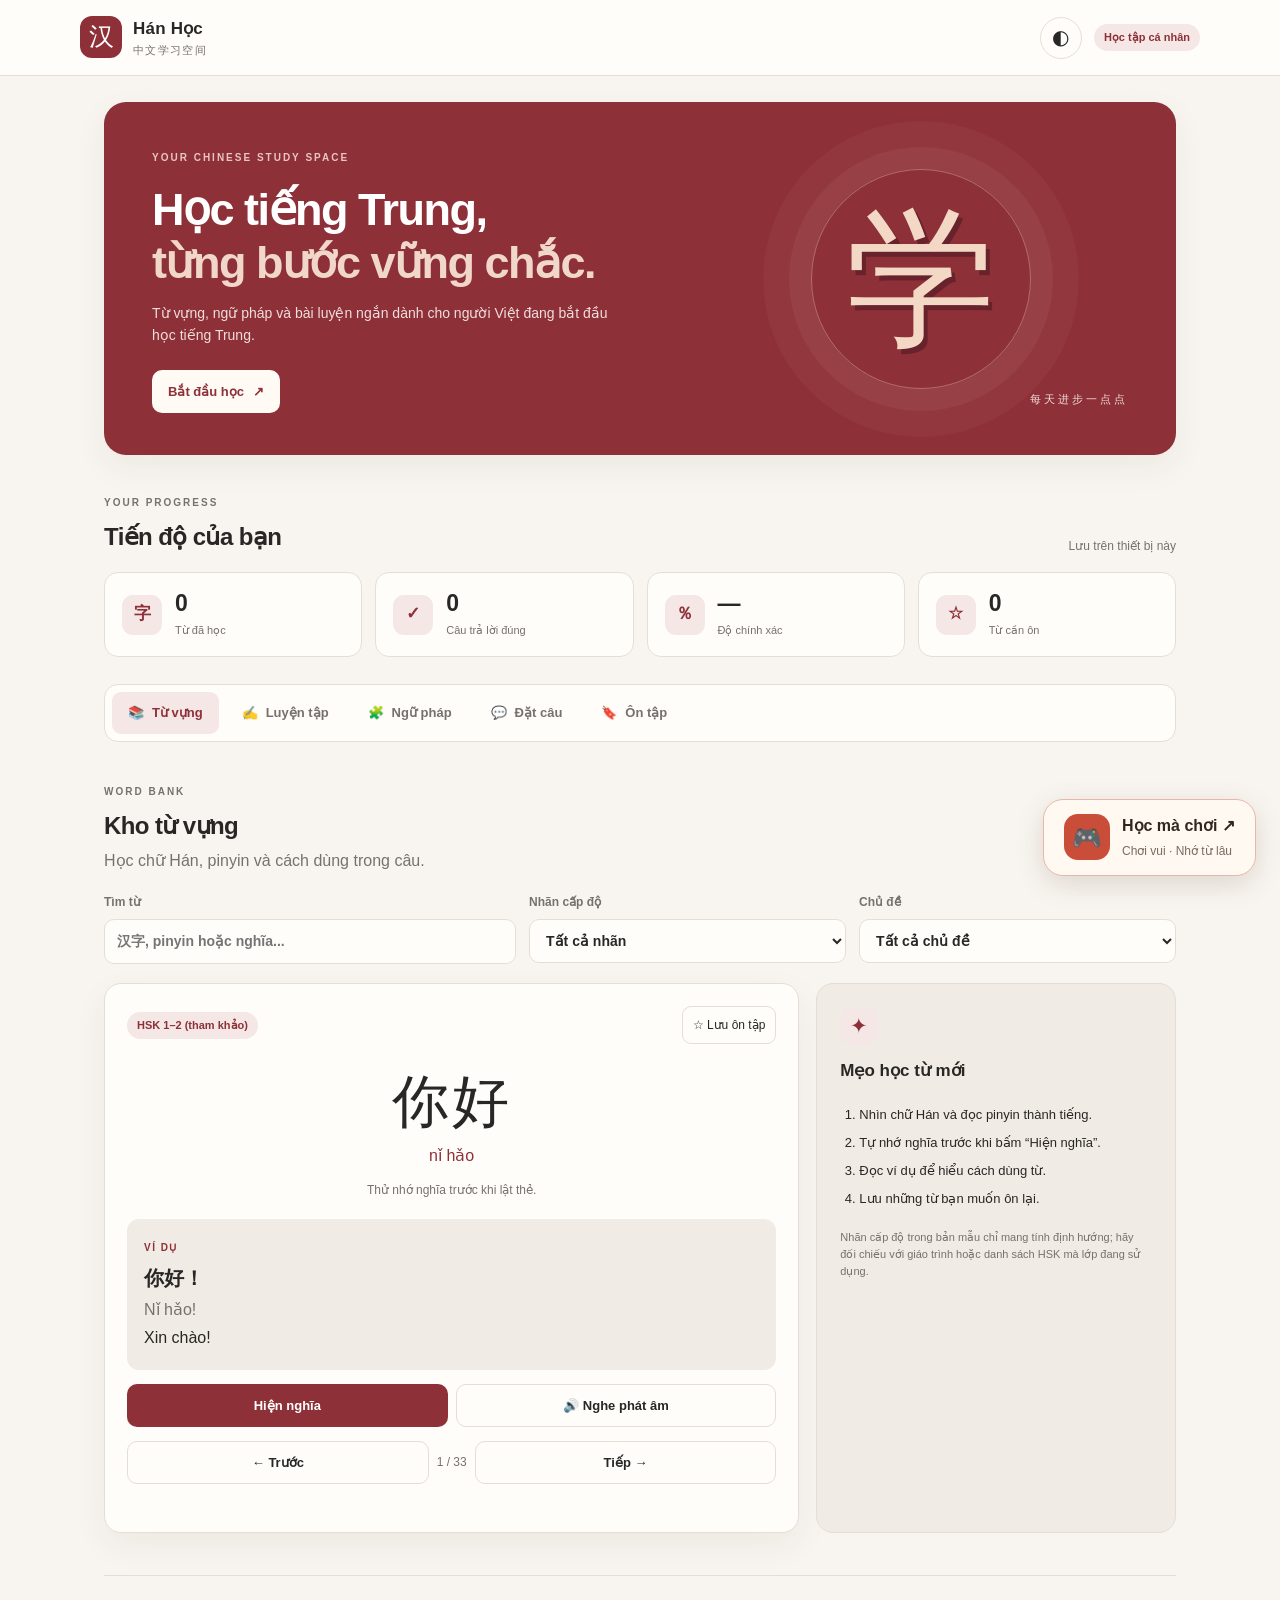
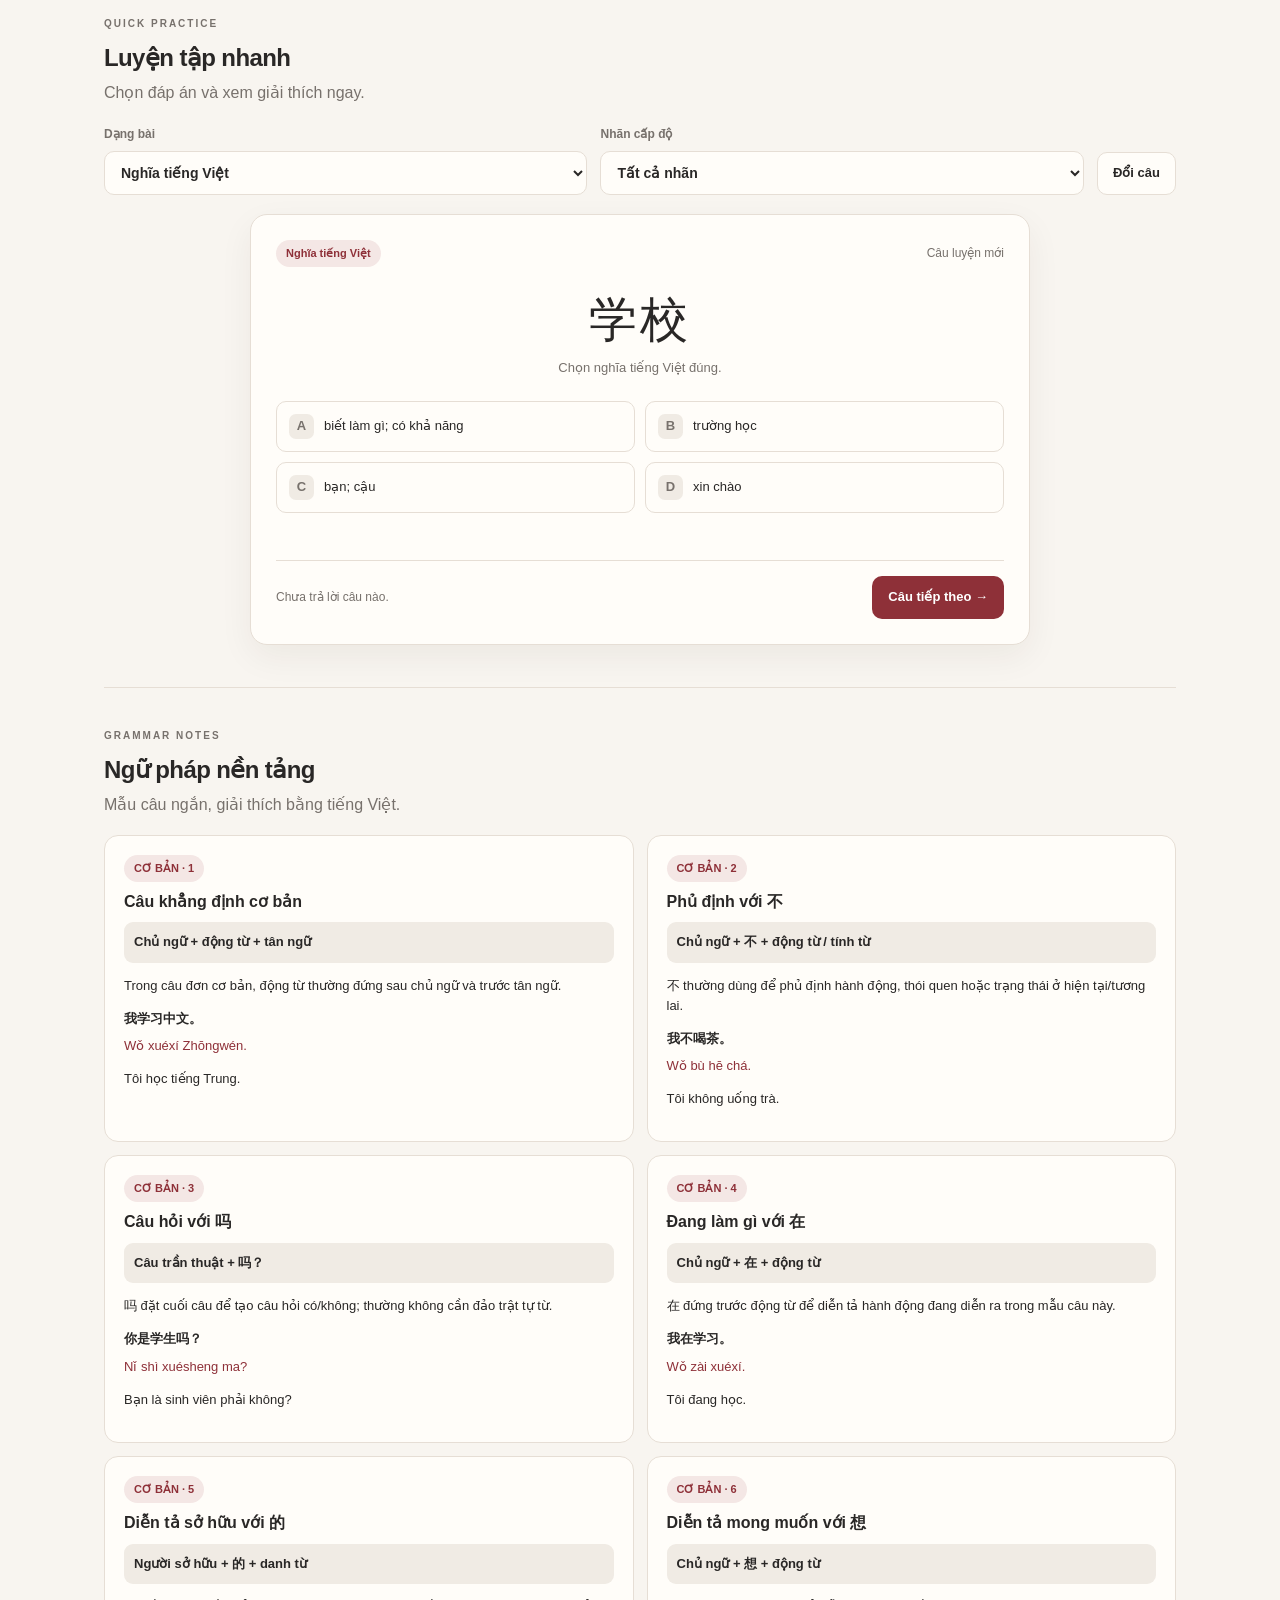
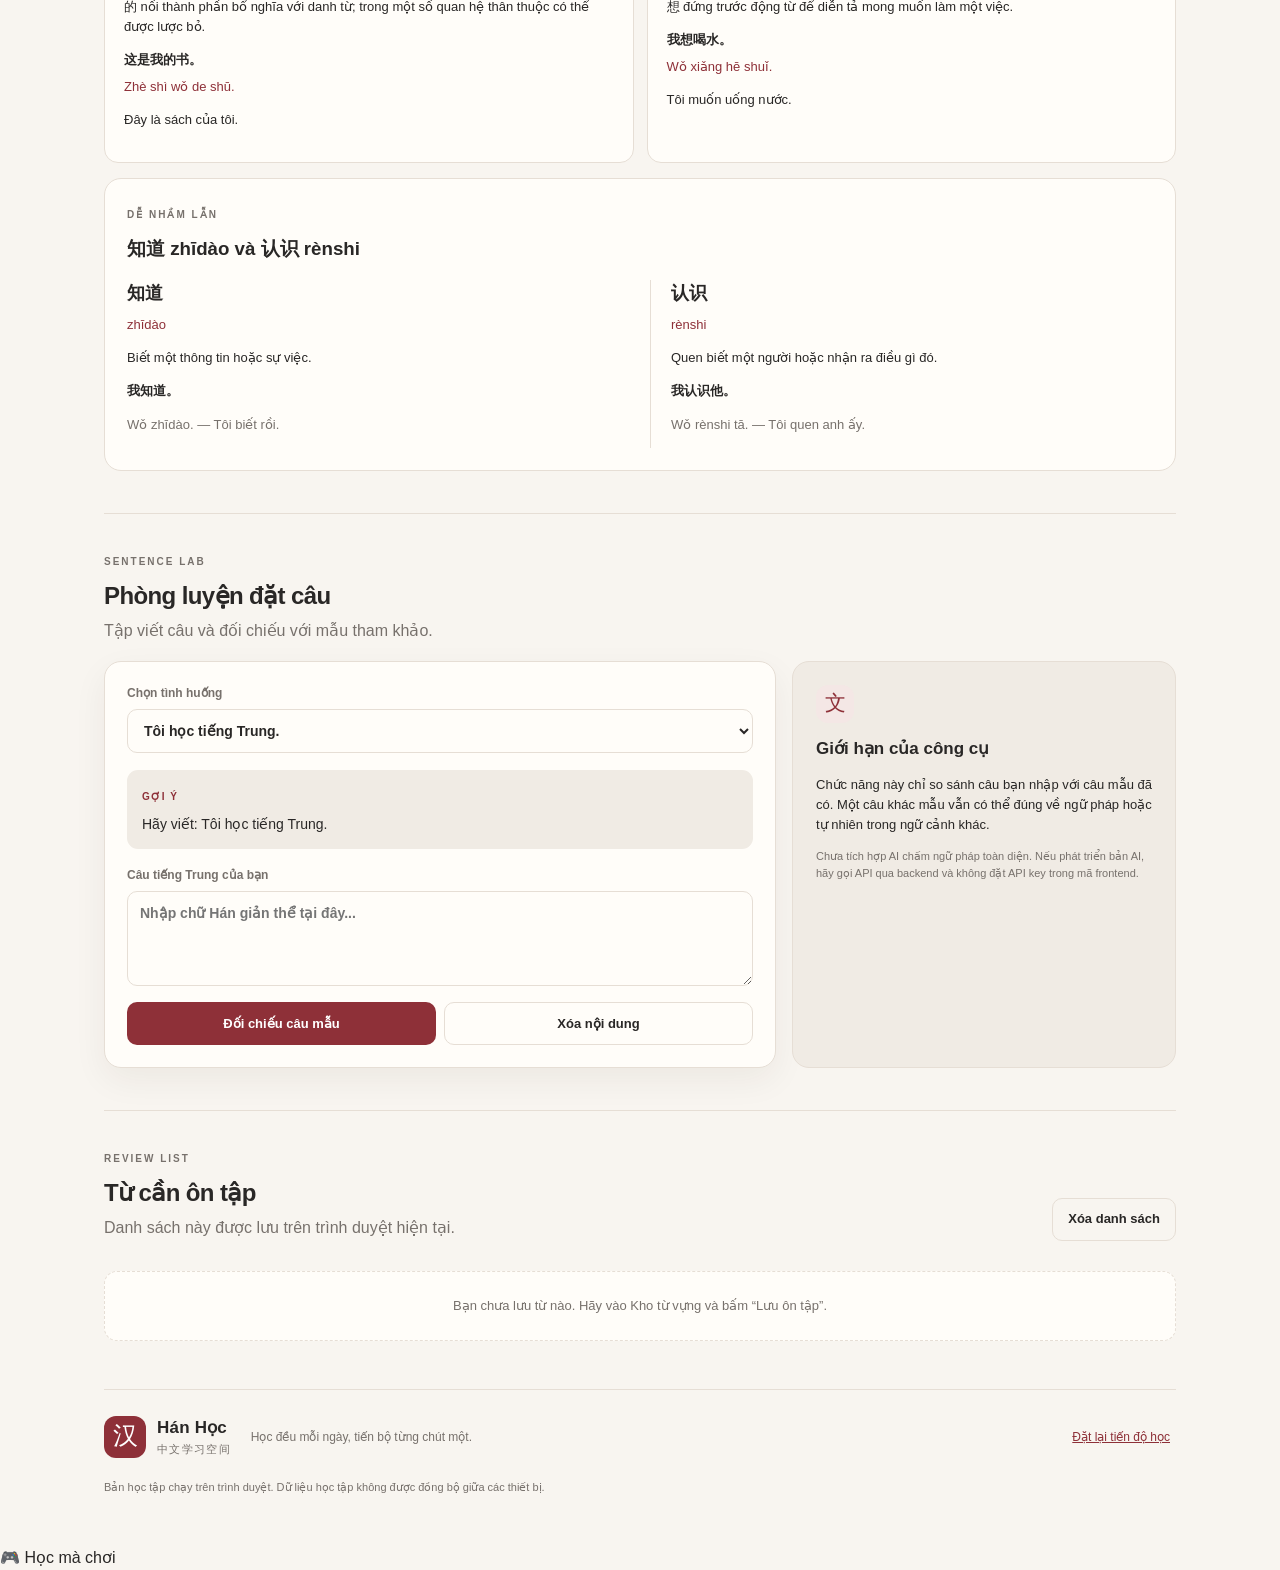
<file: index.html>
<!doctype html>
<html lang="vi">
<head>
  <meta charset="utf-8">
  <meta name="viewport" content="width=device-width, initial-scale=1">
  <meta name="theme-color" content="#8e3038">
  <meta name="description" content="Hán Học — công cụ học tiếng Trung cho người Việt: từ vựng, ngữ pháp, luyện tập và ôn tập.">
  <title>Hán Học — 汉学</title>
  <link rel="stylesheet" href="style.css">
  <script src="data.js" defer></script>
  <script src="script.js" defer></script>
</head>
<body>
 
<style>
.game-entry {
  position: fixed;
  right: 24px;
  bottom: 24px;
  z-index: 9999;
  display: flex;
  align-items: center;
  gap: 12px;
  padding: 14px 20px;
  border: 1px solid #e8b7a8;
  border-radius: 20px;
  background: #fff9f2;
  color: #302820;
  text-decoration: none;
  box-shadow: 0 8px 28px rgba(91, 51, 35, .16);
  font-family: inherit;
  transition: transform .2s, box-shadow .2s;
}
.game-entry:hover {
  transform: translateY(-3px);
  box-shadow: 0 12px 32px rgba(91, 51, 35, .22);
}
.game-entry-icon {
  display: grid;
  place-items: center;
  width: 46px;
  height: 46px;
  border-radius: 14px;
  background: #c94d39;
  color: white;
  font-size: 24px;
}
.game-entry-title {
  display: block;
  font-size: 16px;
  font-weight: 800;
}
.game-entry-desc {
  display: block;
  margin-top: 4px;
  color: #796c60;
  font-size: 12px;
}
@media (max-width: 600px) {
  .game-entry {
    right: 14px;
    bottom: 14px;
    padding: 11px 14px;
    gap: 9px;
  }
  .game-entry-icon {
    width: 40px;
    height: 40px;
  }
}
</style>

<a class="game-entry" href="./tro-choi.html">
  <span class="game-entry-icon">🎮</span>
  <span>
    <span class="game-entry-title">Học mà chơi ↗</span>
    <span class="game-entry-desc">Chơi vui · Nhớ từ lâu</span>
  </span>
</a>
  <header class="topbar">
    <a class="brand" href="#home" aria-label="Hán Học - trang chủ">
      <span class="brand-mark">汉</span><span><strong>Hán Học</strong><small>中文学习空间</small></span>
    </a>
    <div class="top-actions">
      <button id="themeToggle" class="icon-button" type="button" aria-label="Bật hoặc tắt giao diện tối">◐</button>
      <span class="local-badge">Học tập cá nhân</span>
    </div>
  </header>

  <main class="container">
    <section id="home" class="hero">
      <div class="hero-copy">
        <span class="eyebrow">YOUR CHINESE STUDY SPACE</span>
        <h1>Học tiếng Trung,<br><em>từng bước vững chắc.</em></h1>
        <p>Từ vựng, ngữ pháp và bài luyện ngắn dành cho người Việt đang bắt đầu học tiếng Trung.</p>
        <a class="button button-light" href="#vocabulary">Bắt đầu học <span aria-hidden="true">↗</span></a>
      </div>
      <div class="hero-art" aria-hidden="true">
        <span class="art-circle"></span><span class="art-hanzi">学</span>
        <span class="art-caption">每天进步一点点</span>
      </div>
    </section>

    <section class="progress-section" aria-labelledby="progressTitle">
      <div class="section-heading">
        <div><span class="eyebrow">YOUR PROGRESS</span><h2 id="progressTitle">Tiến độ của bạn</h2></div>
        <span class="muted small">Lưu trên thiết bị này</span>
      </div>
      <div class="stats-grid">
        <article class="stat-card"><span class="stat-icon">字</span><div><strong id="statLearned">0</strong><span>Từ đã học</span></div></article>
        <article class="stat-card"><span class="stat-icon">✓</span><div><strong id="statCorrect">0</strong><span>Câu trả lời đúng</span></div></article>
        <article class="stat-card"><span class="stat-icon">％</span><div><strong id="statAccuracy">—</strong><span>Độ chính xác</span></div></article>
        <article class="stat-card"><span class="stat-icon">☆</span><div><strong id="statSaved">0</strong><span>Từ cần ôn</span></div></article>
      </div>
    </section>

    <nav class="main-nav" aria-label="Các chức năng học tập">
      <a href="#vocabulary" class="nav-link active" data-section="vocabulary">📚 <span>Từ vựng</span></a>
      <a href="#practice" class="nav-link" data-section="practice">✍️ <span>Luyện tập</span></a>
      <a href="#grammar" class="nav-link" data-section="grammar">🧩 <span>Ngữ pháp</span></a>
      <a href="#sentence" class="nav-link" data-section="sentence">💬 <span>Đặt câu</span></a>
      <a href="#review" class="nav-link" data-section="review">🔖 <span>Ôn tập</span></a>
    </nav>

    <section id="vocabulary" class="content-section">
      <div class="section-heading">
        <div><span class="eyebrow">WORD BANK</span><h2>Kho từ vựng</h2><p class="muted">Học chữ Hán, pinyin và cách dùng trong câu.</p></div>
      </div>
      <div class="filter-row">
        <label class="field-label">Tìm từ<input id="wordSearch" type="search" placeholder="汉字, pinyin hoặc nghĩa..." autocomplete="off"></label>
        <label class="field-label">Nhãn cấp độ<select id="levelFilter"><option value="all">Tất cả nhãn</option><option value="HSK 1–2 (tham khảo)">HSK 1–2 (tham khảo)</option><option value="Từ bổ sung">Từ bổ sung</option></select></label>
        <label class="field-label">Chủ đề<select id="topicFilter"><option value="all">Tất cả chủ đề</option><option value="greeting">Chào hỏi</option><option value="people">Con người</option><option value="study">Học tập</option><option value="time">Thời gian</option><option value="verb">Động từ</option><option value="daily">Sinh hoạt</option></select></label>
      </div>
      <div class="word-layout">
        <article class="word-card" id="wordCard" aria-live="polite">
          <div class="word-card-top"><span class="tag" id="wordLevel">HSK 1–2 (tham khảo)</span><button id="saveWord" class="save-button" type="button" aria-pressed="false">☆ Lưu ôn tập</button></div>
          <div class="word-face"><div class="hanzi" id="wordHanzi">你好</div><div class="pinyin" id="wordPinyin">nǐ hǎo</div><p class="word-meaning hidden" id="wordMeaning">Xin chào</p><p class="reveal-hint" id="revealHint">Thử nhớ nghĩa trước khi lật thẻ.</p></div>
          <div class="example-box"><span class="example-label">VÍ DỤ</span><p class="example-hanzi" id="exampleHanzi">你好！</p><p class="muted" id="examplePinyin">Nǐ hǎo!</p><p id="exampleTranslation">Xin chào!</p></div>
          <div class="card-actions"><button id="revealWord" class="button button-primary" type="button">Hiện nghĩa</button><button id="speakWord" class="button button-secondary" type="button">🔊 Nghe phát âm</button></div>
          <div class="card-actions"><button id="prevWord" class="button button-quiet" type="button">← Trước</button><span id="wordCounter" class="muted small">1 / 1</span><button id="nextWord" class="button button-quiet" type="button">Tiếp →</button></div>
          <p id="wordStatus" class="status-message" role="status"></p>
        </article>
        <aside class="side-note">
          <span class="note-icon">✦</span><h3>Mẹo học từ mới</h3>
          <ol><li>Nhìn chữ Hán và đọc pinyin thành tiếng.</li><li>Tự nhớ nghĩa trước khi bấm “Hiện nghĩa”.</li><li>Đọc ví dụ để hiểu cách dùng từ.</li><li>Lưu những từ bạn muốn ôn lại.</li></ol>
          <p class="muted small">Nhãn cấp độ trong bản mẫu chỉ mang tính định hướng; hãy đối chiếu với giáo trình hoặc danh sách HSK mà lớp đang sử dụng.</p>
        </aside>
      </div>
      <p id="emptyWords" class="empty-state hidden">Không tìm thấy từ phù hợp. Hãy thử từ khóa hoặc bộ lọc khác.</p>
    </section>

    <section id="practice" class="content-section section-divider">
      <div class="section-heading"><div><span class="eyebrow">QUICK PRACTICE</span><h2>Luyện tập nhanh</h2><p class="muted">Chọn đáp án và xem giải thích ngay.</p></div></div>
      <div class="practice-toolbar">
        <label class="field-label">Dạng bài<select id="quizType"><option value="meaning">Nghĩa tiếng Việt</option><option value="pinyin">Pinyin</option><option value="sentence">Hoàn thành câu</option></select></label>
        <label class="field-label">Nhãn cấp độ<select id="quizLevel"><option value="all">Tất cả nhãn</option><option value="HSK 1–2 (tham khảo)">HSK 1–2 (tham khảo)</option><option value="Từ bổ sung">Từ bổ sung</option></select></label>
        <button id="newQuiz" type="button" class="button button-secondary">Đổi câu</button>
      </div>
      <article class="quiz-card">
        <div class="quiz-meta"><span class="tag" id="quizTag">Từ vựng</span><span id="quizNumber" class="muted small">Câu mới</span></div>
        <div id="quizPrompt" class="quiz-prompt"><div class="hanzi">谢谢</div><p>Chọn nghĩa đúng.</p></div>
        <div id="quizOptions" class="quiz-options"></div>
        <div id="quizFeedback" class="feedback" role="status" aria-live="polite"></div>
        <div class="quiz-footer"><span id="quizScore" class="muted small">Chưa trả lời câu nào.</span><button id="nextQuiz" class="button button-primary" type="button" disabled>Câu tiếp theo →</button></div>
      </article>
    </section>

    <section id="grammar" class="content-section section-divider">
      <div class="section-heading"><div><span class="eyebrow">GRAMMAR NOTES</span><h2>Ngữ pháp nền tảng</h2><p class="muted">Mẫu câu ngắn, giải thích bằng tiếng Việt.</p></div></div>
      <div id="grammarList" class="grammar-grid"></div>
      <article class="compare-card"><span class="eyebrow">DỄ NHẦM LẪN</span><h3>知道 zhīdào và 认识 rènshi</h3><div class="compare-grid"><div><strong>知道</strong><p class="pinyin">zhīdào</p><p>Biết một thông tin hoặc sự việc.</p><p class="example-hanzi">我知道。</p><p class="muted">Wǒ zhīdào. — Tôi biết rồi.</p></div><div><strong>认识</strong><p class="pinyin">rènshi</p><p>Quen biết một người hoặc nhận ra điều gì đó.</p><p class="example-hanzi">我认识他。</p><p class="muted">Wǒ rènshi tā. — Tôi quen anh ấy.</p></div></div></article>
    </section>

    <section id="sentence" class="content-section section-divider">
      <div class="section-heading"><div><span class="eyebrow">SENTENCE LAB</span><h2>Phòng luyện đặt câu</h2><p class="muted">Tập viết câu và đối chiếu với mẫu tham khảo.</p></div></div>
      <div class="sentence-layout">
        <article class="sentence-card">
          <label class="field-label">Chọn tình huống<select id="sentencePattern"><option value="study">Tôi học tiếng Trung.</option><option value="like">Tôi thích uống trà.</option><option value="question">Bạn là sinh viên phải không?</option><option value="negative">Tôi không uống cà phê.</option><option value="custom">Tự đặt câu</option></select></label>
          <div class="prompt-box"><span class="example-label">GỢI Ý</span><p id="sentencePrompt">Hãy viết: Tôi học tiếng Trung.</p></div>
          <label class="field-label">Câu tiếng Trung của bạn<textarea id="sentenceInput" rows="3" placeholder="Nhập chữ Hán giản thể tại đây..."></textarea></label>
          <div class="card-actions"><button id="checkSentence" class="button button-primary" type="button">Đối chiếu câu mẫu</button><button id="clearSentence" class="button button-quiet" type="button">Xóa nội dung</button></div>
          <div id="sentenceResult" class="result-box" role="status" aria-live="polite"></div>
        </article>
        <aside class="side-note"><span class="note-icon">文</span><h3>Giới hạn của công cụ</h3><p>Chức năng này chỉ so sánh câu bạn nhập với câu mẫu đã có. Một câu khác mẫu vẫn có thể đúng về ngữ pháp hoặc tự nhiên trong ngữ cảnh khác.</p><p class="muted small">Chưa tích hợp AI chấm ngữ pháp toàn diện. Nếu phát triển bản AI, hãy gọi API qua backend và không đặt API key trong mã frontend.</p></aside>
      </div>
    </section>

    <section id="review" class="content-section section-divider">
      <div class="section-heading"><div><span class="eyebrow">REVIEW LIST</span><h2>Từ cần ôn tập</h2><p class="muted">Danh sách này được lưu trên trình duyệt hiện tại.</p></div><button id="clearSaved" class="button button-quiet" type="button">Xóa danh sách</button></div>
      <div id="reviewList" class="review-list"></div>
      <p id="reviewEmpty" class="empty-state">Bạn chưa lưu từ nào. Hãy vào Kho từ vựng và bấm “Lưu ôn tập”.</p>
    </section>

    <footer class="footer"><a class="brand footer-brand" href="#home"><span class="brand-mark">汉</span><span><strong>Hán Học</strong><small>中文学习空间</small></span></a><p>Học đều mỗi ngày, tiến bộ từng chút một.</p><button id="resetProgress" class="text-button" type="button">Đặt lại tiến độ học</button><p class="tiny muted">Bản học tập chạy trên trình duyệt. Dữ liệu học tập không được đồng bộ giữa các thiết bị.</p></footer>
  </main>
  <div id="toast" class="toast" role="status" aria-live="polite"></div>
  <a href="./tro-choi.html">🎮 Học mà chơi</a>
</body>
</html>
</file>
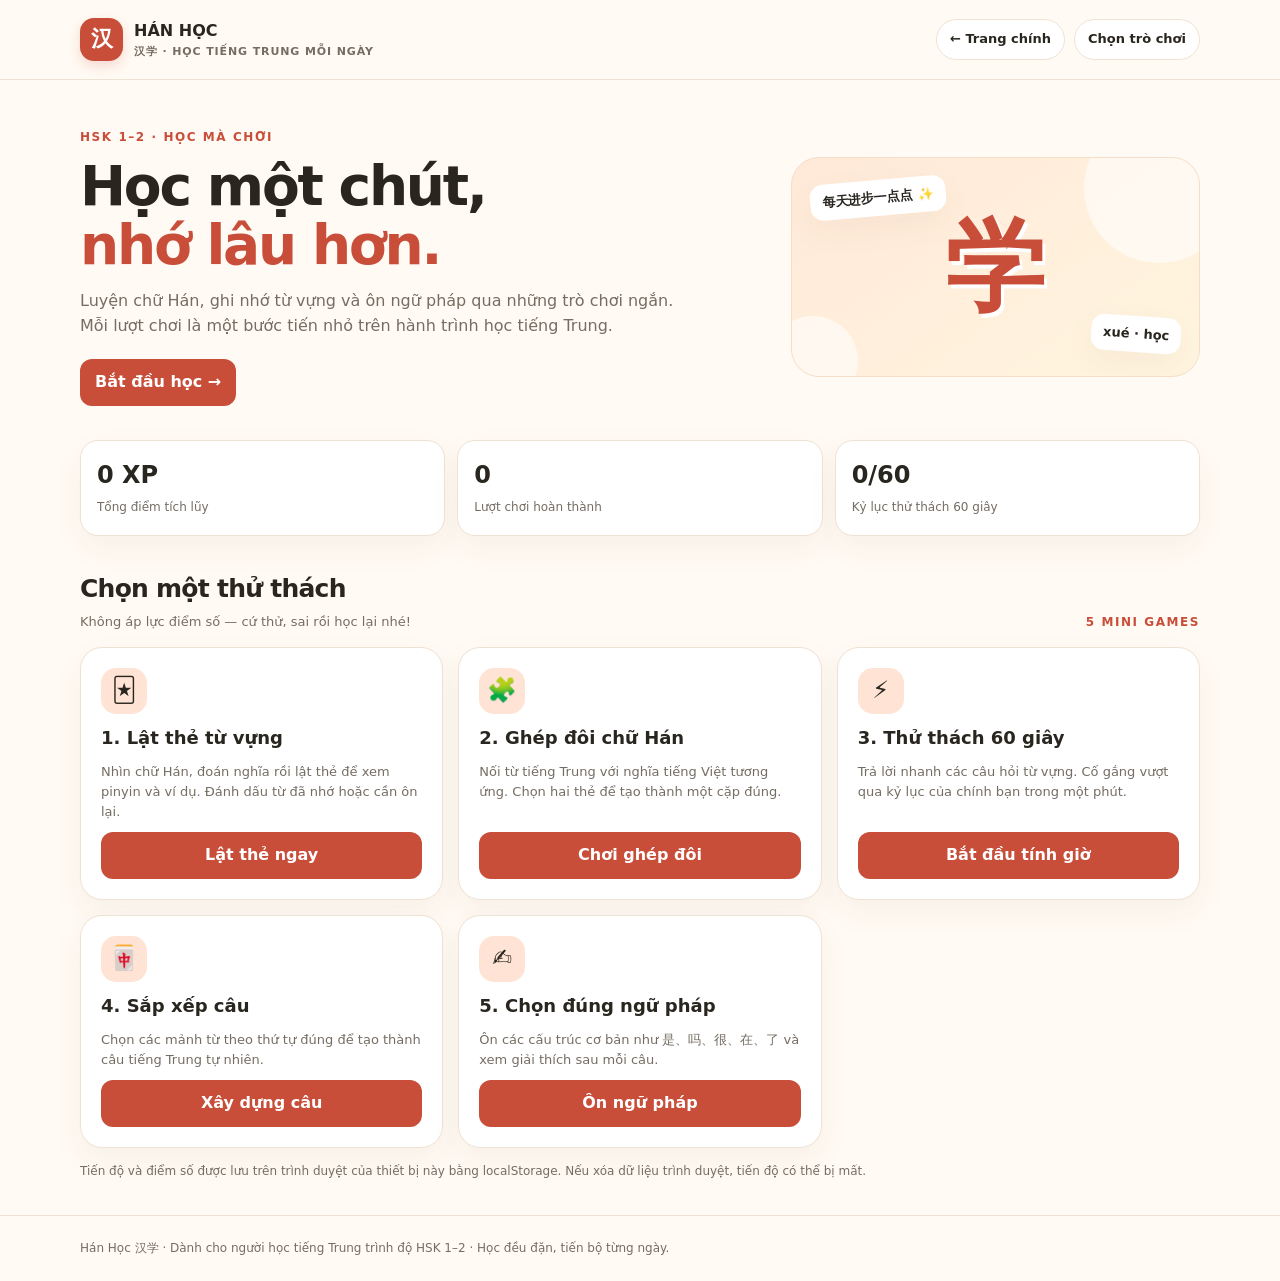
<file: tro-choi.html>
<!doctype html>
<html lang="vi">
<head>
<meta charset="utf-8">
<meta name="viewport" content="width=device-width, initial-scale=1">
<meta name="theme-color" content="#fff8ef">
<title>Học mà chơi · Hán Học 汉学</title>
<style>
:root{--ink:#29251f;--muted:#756d63;--paper:#fffaf3;--card:#fff;--line:#eee2d4;--red:#c84e3a;--red2:#a93629;--peach:#ffe4d5;--gold:#f1c66d;--green:#2e8065;--blue:#456f9c;--shadow:0 12px 32px #6e42200d}
*{box-sizing:border-box}html{scroll-behavior:smooth}body{margin:0;background:var(--paper);color:var(--ink);font:16px/1.55 Inter,ui-sans-serif,system-ui,-apple-system,"Segoe UI",sans-serif}
button,select{font:inherit}button{cursor:pointer;border:0}.wrap{width:min(1120px,92%);margin:auto}.top{padding:18px 0;border-bottom:1px solid var(--line);background:#fffaf3eF;position:sticky;top:0;z-index:10;backdrop-filter:blur(12px)}.nav{display:flex;align-items:center;justify-content:space-between;gap:16px}.brand{display:flex;gap:11px;align-items:center;text-decoration:none;color:inherit;font-weight:850}.seal{width:43px;height:43px;border-radius:14px;background:var(--red);color:white;display:grid;place-items:center;font-size:22px;box-shadow:0 5px 12px #c84e3a30}.brand small{display:block;font-weight:600;color:var(--muted);font-size:11px;letter-spacing:.08em}.navlinks{display:flex;gap:9px;align-items:center;flex-wrap:wrap}.navlinks a,.pillbtn{border:1px solid var(--line);background:white;color:var(--ink);padding:9px 13px;border-radius:999px;text-decoration:none;font-size:13px;font-weight:750}.hero{padding:48px 0 26px;display:grid;grid-template-columns:1.25fr .75fr;gap:28px;align-items:center}.eyebrow{color:var(--red);font-weight:850;font-size:12px;letter-spacing:.13em;text-transform:uppercase}.hero h1{font-size:clamp(32px,5vw,55px);line-height:1.08;letter-spacing:-.04em;margin:10px 0 14px}.hero h1 span{color:var(--red)}.hero p{color:var(--muted);max-width:600px;margin:0 0 20px}.heroart{background:linear-gradient(145deg,#ffe9d8,#fff5df);border:1px solid #f5ddc8;border-radius:28px;padding:25px;min-height:220px;display:grid;place-items:center;position:relative;overflow:hidden}.heroart:before,.heroart:after{content:"";position:absolute;border-radius:50%;background:#fff9;}.heroart:before{width:150px;height:150px;right:-35px;top:-45px}.heroart:after{width:90px;height:90px;left:-24px;bottom:-30px}.bigchar{font-size:100px;line-height:1;color:var(--red);font-weight:900;text-shadow:3px 4px #fff;z-index:1}.floating{position:absolute;z-index:2;background:white;padding:8px 12px;border-radius:13px;font-weight:800;box-shadow:var(--shadow);font-size:13px}.f1{top:22px;left:18px;transform:rotate(-5deg)}.f2{right:18px;bottom:24px;transform:rotate(4deg)}.stats{display:grid;grid-template-columns:repeat(3,1fr);gap:12px;margin:8px 0 34px}.stat{background:white;border:1px solid var(--line);border-radius:18px;padding:16px;box-shadow:var(--shadow)}.stat strong{font-size:24px;display:block}.stat span{color:var(--muted);font-size:12px}.sectionhead{display:flex;justify-content:space-between;gap:15px;align-items:end;margin:28px 0 15px}.sectionhead h2{margin:0;font-size:25px;letter-spacing:-.03em}.sectionhead p{margin:3px 0 0;color:var(--muted);font-size:13px}.games{display:grid;grid-template-columns:repeat(2,minmax(0,1fr));gap:15px}.gamecard{background:white;border:1px solid var(--line);border-radius:22px;padding:20px;box-shadow:var(--shadow);display:flex;flex-direction:column;gap:10px;min-height:190px;transition:transform .2s,border-color .2s}.gamecard:hover{transform:translateY(-3px);border-color:#e9b4a5}.gameicon{width:46px;height:46px;border-radius:15px;background:var(--peach);display:grid;place-items:center;font-size:24px}.gamecard h3{margin:0;font-size:18px}.gamecard p{margin:0;color:var(--muted);font-size:13px;flex:1}.primary,.secondary,.answer,.tile{border-radius:12px;padding:11px 15px;font-weight:800;transition:transform .12s,background .12s}.primary{background:var(--red);color:white}.primary:hover{background:var(--red2);transform:translateY(-1px)}.secondary{background:#f7eee4;color:var(--ink);border:1px solid var(--line)}.small{font-size:12px;padding:8px 11px}.panel{display:none;margin:20px 0 40px;background:white;border:1px solid var(--line);border-radius:24px;padding:clamp(17px,3vw,28px);box-shadow:var(--shadow)}.panel.active{display:block;animation:rise .22s ease}@keyframes rise{from{opacity:.4;transform:translateY(7px)}to{opacity:1;transform:none}}.panelhead{display:flex;align-items:start;justify-content:space-between;gap:12px;margin-bottom:17px}.panelhead h2{margin:0;font-size:24px}.panelhead p{margin:4px 0;color:var(--muted);font-size:13px}.close{background:#f5eee6;border-radius:50%;width:38px;height:38px;font-size:20px;flex:none}.gamearea{background:#fffaf4;border:1px solid var(--line);border-radius:18px;padding:clamp(14px,3vw,23px)}.progressrow{display:flex;justify-content:space-between;gap:10px;color:var(--muted);font-size:12px;font-weight:750;margin-bottom:12px}.progress{height:7px;border-radius:99px;background:#f0e4d8;overflow:hidden;margin-bottom:20px}.progress>div{height:100%;background:var(--red);width:0;transition:width .2s}.prompt{font-size:13px;color:var(--muted);font-weight:750;text-align:center}.bigword{font-size:clamp(42px,8vw,68px);font-weight:900;text-align:center;line-height:1.15;margin:10px 0}.pinyin{text-align:center;color:var(--red);font-weight:800;font-size:18px}.meaning{text-align:center;font-size:21px;font-weight:800;margin:10px 0}.center{text-align:center}.rowbtn{display:flex;justify-content:center;gap:9px;flex-wrap:wrap;margin-top:16px}.answers{display:grid;grid-template-columns:repeat(2,minmax(0,1fr));gap:10px;margin-top:18px}.answer{background:white;border:1px solid var(--line);text-align:left;color:var(--ink);min-height:52px}.answer:hover{border-color:#d98b79;background:#fff2e9}.answer.correct{border-color:#7bc1a5;background:#e9f8f0;color:#21694f}.answer.wrong{border-color:#e7a094;background:#fff0ed;color:#a93629}.feedback{margin-top:13px;border-radius:12px;padding:12px 14px;background:#f4eee6;font-size:13px}.feedback.good{background:#e9f8f0;color:#21694f}.feedback.bad{background:#fff0ed;color:#a93629}.hidden{display:none!important}.matchgrid{display:grid;grid-template-columns:repeat(2,minmax(0,1fr));gap:10px}.matchitem{border:1px solid var(--line);background:white;border-radius:13px;padding:15px 9px;min-height:60px;font-weight:800;overflow-wrap:anywhere}.matchitem.selected{border-color:var(--red);background:#fff0e8;box-shadow:0 0 0 2px #c84e3a18}.matchitem.done{background:#e8f6ee;border-color:#9acbb1;color:#28684e;opacity:.8}.tiles{display:flex;flex-wrap:wrap;gap:9px;justify-content:center;margin:18px 0}.tile{background:white;border:1px solid #e8d5c3;font-size:19px;min-width:50px}.tile.used{opacity:.25;cursor:not-allowed}.sentencebox{min-height:64px;border:2px dashed #e4c7b2;border-radius:15px;padding:10px;display:flex;flex-wrap:wrap;justify-content:center;align-items:center;gap:7px;background:white}.sentencebox .tile{background:#ffe9dc}.timer{font-size:40px;font-weight:900;color:var(--red);text-align:center;line-height:1.1}.timerlabel{text-align:center;color:var(--muted);font-size:12px;margin:4px 0 15px}.result{padding:22px;text-align:center;background:linear-gradient(135deg,#fff0e4,#fff9e9);border-radius:17px}.result .emoji{font-size:43px}.result h3{font-size:25px;margin:7px 0}.result p{color:var(--muted);margin:4px 0 16px}.selectrow{display:flex;justify-content:center;align-items:center;gap:9px;flex-wrap:wrap;margin:12px 0 18px}.selectrow select{border:1px solid var(--line);border-radius:10px;background:white;padding:9px 12px}.foot{border-top:1px solid var(--line);padding:23px 0;color:var(--muted);font-size:12px;margin-top:35px}.toast{position:fixed;bottom:18px;left:50%;transform:translateX(-50%);background:#29251f;color:white;padding:11px 16px;border-radius:99px;z-index:30;box-shadow:var(--shadow);font-size:13px;max-width:90%;text-align:center}.note{font-size:12px;color:var(--muted);margin-top:14px}
@media(min-width:760px){.games{grid-template-columns:repeat(3,minmax(0,1fr))}.gamecard:last-child{grid-column:auto}}@media(max-width:650px){.hero{grid-template-columns:1fr;padding-top:32px}.heroart{min-height:160px}.bigchar{font-size:78px}.stats{gap:8px}.stat{padding:12px}.stat strong{font-size:20px}.navlinks a{padding:7px 10px}.games{grid-template-columns:1fr}.answers{grid-template-columns:1fr}.sectionhead{align-items:start;flex-direction:column}.panelhead h2{font-size:21px}}
@media(prefers-reduced-motion:reduce){*,*:before,*:after{scroll-behavior:auto!important;animation:none!important;transition:none!important}}
</style>
</head>
<body>
<header class="top"><div class="wrap nav">
<a class="brand" href="./index.html"><span class="seal">汉</span><span>HÁN HỌC <small>汉学 · HỌC TIẾNG TRUNG MỖI NGÀY</small></span></a>
<nav class="navlinks"><a href="./index.html">← Trang chính</a><a href="#games">Chọn trò chơi</a></nav>
</div></header>
<main class="wrap">
<section class="hero">
<div><div class="eyebrow">HSK 1–2 · HỌC MÀ CHƠI</div><h1>Học một chút,<br><span>nhớ lâu hơn.</span></h1><p>Luyện chữ Hán, ghi nhớ từ vựng và ôn ngữ pháp qua những trò chơi ngắn. Mỗi lượt chơi là một bước tiến nhỏ trên hành trình học tiếng Trung.</p><button class="primary" onclick="openGame('flash')">Bắt đầu học →</button></div>
<div class="heroart" aria-label="Minh họa học tiếng Trung"><span class="floating f1">每天进步一点点 ✨</span><div class="bigchar">学</div><span class="floating f2">xué · học</span></div>
</section>
<section class="stats" aria-label="Tiến độ học tập">
<div class="stat"><strong id="xpStat">0 XP</strong><span>Tổng điểm tích lũy</span></div><div class="stat"><strong id="playedStat">0</strong><span>Lượt chơi hoàn thành</span></div><div class="stat"><strong id="bestStat">0/60</strong><span>Kỷ lục thử thách 60 giây</span></div>
</section>
<section id="games">
<div class="sectionhead"><div><h2>Chọn một thử thách</h2><p>Không áp lực điểm số — cứ thử, sai rồi học lại nhé!</p></div><span class="eyebrow">5 MINI GAMES</span></div>
<div class="games">
<article class="gamecard"><div class="gameicon">🃏</div><h3>1. Lật thẻ từ vựng</h3><p>Nhìn chữ Hán, đoán nghĩa rồi lật thẻ để xem pinyin và ví dụ. Đánh dấu từ đã nhớ hoặc cần ôn lại.</p><button class="primary" onclick="openGame('flash')">Lật thẻ ngay</button></article>
<article class="gamecard"><div class="gameicon">🧩</div><h3>2. Ghép đôi chữ Hán</h3><p>Nối từ tiếng Trung với nghĩa tiếng Việt tương ứng. Chọn hai thẻ để tạo thành một cặp đúng.</p><button class="primary" onclick="openGame('match')">Chơi ghép đôi</button></article>
<article class="gamecard"><div class="gameicon">⚡</div><h3>3. Thử thách 60 giây</h3><p>Trả lời nhanh các câu hỏi từ vựng. Cố gắng vượt qua kỷ lục của chính bạn trong một phút.</p><button class="primary" onclick="openGame('speed')">Bắt đầu tính giờ</button></article>
<article class="gamecard"><div class="gameicon">🀄</div><h3>4. Sắp xếp câu</h3><p>Chọn các mảnh từ theo thứ tự đúng để tạo thành câu tiếng Trung tự nhiên.</p><button class="primary" onclick="openGame('sentence')">Xây dựng câu</button></article>
<article class="gamecard"><div class="gameicon">✍️</div><h3>5. Chọn đúng ngữ pháp</h3><p>Ôn các cấu trúc cơ bản như 是、吗、很、在、了 và xem giải thích sau mỗi câu.</p><button class="primary" onclick="openGame('grammar')">Ôn ngữ pháp</button></article>
</div>
</section>
<section class="panel" id="panel" aria-live="polite">
<div class="panelhead"><div><h2 id="panelTitle">Trò chơi</h2><p id="panelDesc">Luyện tập tiếng Trung</p></div><button class="close" onclick="closeGame()" aria-label="Đóng trò chơi">×</button></div>
<div class="gamearea" id="gamearea"></div>
</section>
<div class="note">Tiến độ và điểm số được lưu trên trình duyệt của thiết bị này bằng localStorage. Nếu xóa dữ liệu trình duyệt, tiến độ có thể bị mất.</div>
</main>
<footer class="foot"><div class="wrap">Hán Học 汉学 · Dành cho người học tiếng Trung trình độ HSK 1–2 · Học đều đặn, tiến bộ từng ngày.</div></footer>
<div id="toast" class="toast hidden" role="status"></div>
<script>
"use strict";
const VOCAB=[
{h:"你好",p:"nǐ hǎo",v:"xin chào",ex:"你好！你好吗？"},
{h:"谢谢",p:"xièxie",v:"cảm ơn",ex:"谢谢你。"},
{h:"再见",p:"zàijiàn",v:"tạm biệt",ex:"明天见，再见！"},
{h:"学习",p:"xuéxí",v:"học tập",ex:"我学习中文。"},
{h:"中文",p:"Zhōngwén",v:"tiếng Trung",ex:"我喜欢中文。"},
{h:"朋友",p:"péngyou",v:"bạn bè",ex:"他是我的朋友。"},
{h:"老师",p:"lǎoshī",v:"giáo viên",ex:"她是老师。"},
{h:"学生",p:"xuésheng",v:"học sinh, sinh viên",ex:"我是学生。"},
{h:"今天",p:"jīntiān",v:"hôm nay",ex:"今天很热。"},
{h:"明天",p:"míngtiān",v:"ngày mai",ex:"明天见。"},
{h:"昨天",p:"zuótiān",v:"hôm qua",ex:"昨天我在家。"},
{h:"现在",p:"xiànzài",v:"bây giờ",ex:"我现在学习。"},
{h:"喜欢",p:"xǐhuan",v:"thích",ex:"我喜欢喝茶。"},
{h:"吃",p:"chī",v:"ăn",ex:"我吃米饭。"},
{h:"喝",p:"hē",v:"uống",ex:"你喝水吗？"},
{h:"水",p:"shuǐ",v:"nước",ex:"我想喝水。"},
{h:"家",p:"jiā",v:"nhà, gia đình",ex:"我在家。"},
{h:"学校",p:"xuéxiào",v:"trường học",ex:"我去学校。"},
{h:"工作",p:"gōngzuò",v:"làm việc, công việc",ex:"爸爸在工作。"},
{h:"认识",p:"rènshi",v:"quen biết",ex:"认识你很高兴。"},
{h:"知道",p:"zhīdào",v:"biết (thông tin)",ex:"我知道。"},
{h:"会",p:"huì",v:"biết, có khả năng",ex:"我会说中文。"},
{h:"正在",p:"zhèngzài",v:"đang",ex:"我正在看书。"},
{h:"因为",p:"yīnwèi",v:"bởi vì",ex:"因为下雨，我不去。"},
{h:"所以",p:"suǒyǐ",v:"cho nên",ex:"我很忙，所以不去。"},
{h:"漂亮",p:"piàoliang",v:"đẹp",ex:"这件衣服很漂亮。"},
{h:"觉得",p:"juéde",v:"cảm thấy, cho rằng",ex:"我觉得很好。"},
{h:"一起",p:"yìqǐ",v:"cùng nhau",ex:"我们一起学习。"},
{h:"问题",p:"wèntí",v:"câu hỏi, vấn đề",ex:"我有一个问题。"},
{h:"帮助",p:"bāngzhù",v:"giúp đỡ",ex:"谢谢你的帮助。"}
];
const GRAMMAR=[
{q:"我___学生。",opts:["是","在","吗","很"],a:"是",why:"是 dùng để nối chủ ngữ với danh từ chỉ thân phận: 我是学生。"},
{q:"你是老师___？",opts:["很","吗","在","了"],a:"吗",why:"吗 đặt cuối câu trần thuật để tạo câu hỏi có/không."},
{q:"今天天气___好。",opts:["是","很","吗","有"],a:"很",why:"很 thường đứng trước tính từ trong câu miêu tả: 天气很好。"},
{q:"我___学校学习。",opts:["在","是","吗","都"],a:"在",why:"在 + địa điểm + động từ diễn tả hành động diễn ra ở đâu."},
{q:"我___吃饭呢。",opts:["正在","是","吗","谁"],a:"正在",why:"正在 đứng trước động từ để nhấn mạnh hành động đang diễn ra."},
{q:"我喜欢___中文。",opts:["学习","是","吗","在"],a:"学习",why:"学习中文 nghĩa là học tiếng Trung; sau 喜欢 có thể dùng động từ."},
{q:"他不___喝咖啡。",opts:["想","是","吗","很"],a:"想",why:"不想 + động từ diễn tả không muốn làm việc gì."},
{q:"因为下雨，___我不去。",opts:["所以","但是","吗","谁"],a:"所以",why:"因为…所以… nghĩa là bởi vì… cho nên…; trong câu này 所以 nêu kết quả."},
{q:"你___去哪儿？",opts:["要","是","很","吗"],a:"要",why:"要 + động từ có thể diễn tả dự định hoặc mong muốn: 你要去哪儿？"},
{q:"我昨天买___一本书。",opts:["了","吗","很","在"],a:"了",why:"了 có thể đặt sau động từ để đánh dấu hành động đã xảy ra: 买了一本书。"},
{q:"我___会说一点儿中文。",opts:["也","吗","是","在"],a:"也",why:"也 nghĩa là cũng, thường đứng trước động từ hoặc cụm vị ngữ."},
{q:"你想喝茶___喝水？",opts:["还是","因为","所以","正在"],a:"还是",why:"还是 dùng trong câu hỏi lựa chọn: trà hay nước?"},
{q:"他比我___。",opts:["高","是","吗","在"],a:"高",why:"比 dùng để so sánh; tính từ đứng sau cụm so sánh: 他比我高。"},
{q:"桌子上___一本书。",opts:["有","是","很","吗"],a:"有",why:"Địa điểm + 有 + sự vật diễn tả ở nơi đó có cái gì."},
{q:"我___知道这件事。",opts:["不知道","不在","不是","不吗"],a:"不知道",why:"不知道 nghĩa là không biết thông tin; 不 đứng trước động từ 知道."}
];
const SENTENCES=[
{words:["我","学习","中文"],answer:"我学习中文。",meaning:"Tôi học tiếng Trung."},
{words:["他","是","我的","朋友"],answer:"他是我的朋友。",meaning:"Anh ấy là bạn của tôi."},
{words:["你","喜欢","喝茶","吗"],answer:"你喜欢喝茶吗？",meaning:"Bạn có thích uống trà không?"},
{words:["我","今天","在家","休息"],answer:"我今天在家休息。",meaning:"Hôm nay tôi nghỉ ngơi ở nhà."},
{words:["她","正在","看书"],answer:"她正在看书。",meaning:"Cô ấy đang đọc sách."},
{words:["我们","明天","一起","去","学校"],answer:"我们明天一起去学校。",meaning:"Ngày mai chúng tôi cùng đi đến trường."},
{words:["因为","下雨","所以","我","不去"],answer:"因为下雨，所以我不去。",meaning:"Vì trời mưa nên tôi không đi."},
{words:["我","会","说","一点儿","中文"],answer:"我会说一点儿中文。",meaning:"Tôi biết nói một chút tiếng Trung."},
{words:["你","现在","忙","吗"],answer:"你现在忙吗？",meaning:"Bây giờ bạn có bận không?"},
{words:["我","觉得","这个","很好"],answer:"我觉得这个很好。",meaning:"Tôi thấy cái này rất tốt."}
];
const STORE="hanhoc_games_v1";
let saved=loadSaved(),game=null,idx=0,score=0,deck=[],selected=null,matched=new Set(),mistakes=0,timerId=null,timeLeft=60,usedTiles=[],currentSentence=null,questionPool=[];
function loadSaved(){try{return Object.assign({xp:0,played:0,best:0,review:[],known:[]},JSON.parse(localStorage.getItem(STORE)||"{}"))}catch(e){return {xp:0,played:0,best:0,review:[],known:[]}}}
function persist(){try{localStorage.setItem(STORE,JSON.stringify(saved))}catch(e){}updateStats()}
function updateStats(){document.getElementById("xpStat").textContent=(saved.xp||0)+" XP";document.getElementById("playedStat").textContent=saved.played||0;document.getElementById("bestStat").textContent=(saved.best||0)+"/60"}
function shuffle(arr){let a=arr.slice();for(let i=a.length-1;i>0;i--){let j=Math.floor(Math.random()*(i+1));[a[i],a[j]]=[a[j],a[i]]}return a}
function toast(msg){const t=document.getElementById("toast");t.textContent=msg;t.classList.remove("hidden");clearTimeout(toast._t);toast._t=setTimeout(()=>t.classList.add("hidden"),2200)}
function openGame(which){clearInterval(timerId);timerId=null;game=which;idx=0;score=0;mistakes=0;selected=null;matched=new Set();deck=[];usedTiles=[];const panel=document.getElementById("panel");panel.classList.add("active");panel.scrollIntoView({behavior:"smooth",block:"start"});const titles={flash:"Lật thẻ từ vựng",match:"Ghép đôi chữ Hán",speed:"Thử thách 60 giây",sentence:"Sắp xếp câu",grammar:"Chọn đúng ngữ pháp"};const desc={flash:"Đoán nghĩa trước khi lật thẻ.",match:"Chọn chữ Hán rồi chọn nghĩa tương ứng.",speed:"Trả lời càng nhiều câu đúng càng tốt.",sentence:"Chọn các mảnh từ theo đúng thứ tự.",grammar:"Chọn đáp án phù hợp với câu."};document.getElementById("panelTitle").textContent=titles[which];document.getElementById("panelDesc").textContent=desc[which];if(which==="flash")renderFlash();if(which==="match")renderMatch();if(which==="speed")renderSpeedStart();if(which==="sentence")renderSentence();if(which==="grammar")renderGrammar()}
function closeGame(){clearInterval(timerId);timerId=null;document.getElementById("panel").classList.remove("active");game=null}
function progress(total){return `<div class="progressrow"><span>Câu ${Math.min(idx+1,total)} / ${total}</span><span>Điểm: ${score}</span></div><div class="progress"><div style="width:${Math.min(100,idx/total*100)}%"></div></div>`}
function addXP(n){saved.xp=(saved.xp||0)+n;persist()}
function completeGame(points){saved.played=(saved.played||0)+1;addXP(points);persist()}
function endResult(title,detail,points=score){clearInterval(timerId);timerId=null;const area=document.getElementById("gamearea");area.innerHTML=`<div class="result"><div class="emoji">${points>=8?"🎉":points>=4?"🌱":"💪"}</div><h3>${title}</h3><p>${detail}</p><p><strong>+${Math.max(0,points*5)} XP</strong> cho lượt chơi này</p><button class="primary" onclick="openGame('${game}')">Chơi lại</button> <button class="secondary" onclick="closeGame()">Xong</button></div>`;completeGame(Math.max(0,points*5))}
function renderFlash(){deck=shuffle(VOCAB).slice(0,10);idx=0;score=0;showFlash()}
function showFlash(){const area=document.getElementById("gamearea");if(idx>=deck.length){endResult("Hoàn thành bộ thẻ!",`Bạn đánh dấu đã nhớ ${score} / ${deck.length} từ. Từ cần ôn lại đã được lưu vào danh sách ôn tập.`);return}const w=deck[idx];const revealed=window._flashRevealed===true;area.innerHTML=`${progress(deck.length)}<div class="prompt">ĐỌC CHỮ HÁN VÀ THỬ NHỚ NGHĨA</div><div class="bigword">${w.h}</div>${revealed?`<div class="pinyin">${w.p}</div><div class="meaning">${w.v}</div><div class="feedback">Ví dụ: ${w.ex}</div><div class="rowbtn"><button class="secondary" onclick="rateFlash(false)">↻ Cần ôn lại</button><button class="primary" onclick="rateFlash(true)">✓ Đã nhớ</button></div>`:`<div class="center"><button class="primary" onclick="window._flashRevealed=true;showFlash()">Lật thẻ để xem đáp án</button></div><div class="note center">Tự đoán nghĩa trước khi bấm lật nhé.</div>`}`;window._flashRevealed=false}
function rateFlash(known){const w=deck[idx];const set=new Set(saved[known?"known":"review"]||[]);set.add(w.h);saved[known?"known":"review"]=[...set];if(known)score++;persist();idx++;window._flashRevealed=false;showFlash()}
function renderMatch(){const chosen=shuffle(VOCAB).slice(0,6);deck=shuffle([...chosen.map((w,i)=>({id:w.h,type:"han",label:w.h,word:w})),...chosen.map(w=>({id:w.h,type:"vi",label:w.v,word:w}))]);idx=0;score=0;matched=new Set();selected=null;showMatch()}
function showMatch(){const area=document.getElementById("gamearea");if(matched.size===6){endResult("Ghép xong rồi!",`Bạn đã tìm được 6 cặp từ. Số lần chọn sai: ${mistakes}.`,Math.max(1,6-Math.floor(mistakes/2)));return}area.innerHTML=`<div class="progressrow"><span>Đã ghép ${matched.size}/6 cặp</span><span>Lỗi: ${mistakes}</span></div><div class="progress"><div style="width:${matched.size/6*100}%"></div></div><p class="prompt">Chọn một thẻ chữ Hán, sau đó chọn nghĩa tiếng Việt.</p><div class="matchgrid">${deck.map((c,i)=>`<button class="matchitem ${matched.has(c.id)?"done":""} ${selected===i?"selected":""}" ${matched.has(c.id)?"disabled":""} onclick="pickMatch(${i})">${matched.has(c.id)?"✓":c.label}</button>`).join("")}</div><div id="matchFeedback" class="feedback ${matched.size?"good":""}">${matched.size?"Tốt lắm! Tiếp tục tìm các cặp còn lại.":"Mẹo: hãy đọc pinyin trong đầu trước khi ghép."}</div>`}
function pickMatch(i){if(matched.has(deck[i].id))return;if(selected===null){selected=i;showMatch();return}if(selected===i){selected=null;showMatch();return}const a=deck[selected],b=deck[i];if(a.id===b.id&&a.type!==b.type){matched.add(a.id);score++;addXP(2);toast("Chính xác! +2 XP")}else{mistakes++;toast("Chưa đúng, thử cặp khác nhé.")}selected=null;showMatch()}
function renderSpeedStart(){document.getElementById("gamearea").innerHTML=`<div class="result"><div class="emoji">⏱️</div><h3>Sẵn sàng chưa?</h3><p>Trong 60 giây, chọn nghĩa đúng của càng nhiều từ càng tốt. Mỗi câu đúng được 1 điểm.</p><div class="selectrow"><label for="speedLevel">Bộ câu hỏi</label><select id="speedLevel"><option value="all">Tất cả từ HSK 1–2</option><option value="basic">Từ cơ bản</option></select></div><button class="primary" onclick="startSpeed()">Bắt đầu 60 giây</button></div>`}
function startSpeed(){deck=shuffle(VOCAB);idx=0;score=0;mistakes=0;timeLeft=60;questionPool=deck.slice();showSpeedQuestion();clearInterval(timerId);timerId=setInterval(()=>{timeLeft--;const t=document.getElementById("timeLeft");if(t)t.textContent=timeLeft;if(timeLeft<=0)endSpeed()},1000)}
function showSpeedQuestion(){if(!game||game!=="speed")return;const w=questionPool[idx%questionPool.length];const opts=shuffle([w.v,...shuffle(VOCAB.filter(x=>x.h!==w.h)).slice(0,3).map(x=>x.v)]);document.getElementById("gamearea").innerHTML=`<div class="timer" id="timeLeft">${timeLeft}</div><div class="timerlabel">GIÂY CÒN LẠI</div><div class="progress"><div style="width:${timeLeft/60*100}%"></div></div><div class="prompt">CHỌN NGHĨA ĐÚNG</div><div class="bigword">${w.h}</div><div class="pinyin">${w.p}</div><div class="answers">${opts.map(o=>`<button class="answer" onclick="answerSpeed('${encodeURIComponent(w.v)}','${encodeURIComponent(o)}')">${o}</button>`).join("")}</div><div class="progressrow" style="margin-top:15px"><span>Đúng: ${score}</span><span>Đã trả lời: ${idx}</span></div>`}
function answerSpeed(correct,chosen){if(timeLeft<=0)return;if(decodeURIComponent(correct)===decodeURIComponent(chosen)){score++;addXP(1)}else mistakes++;idx++;showSpeedQuestion()}
function endSpeed(){clearInterval(timerId);timerId=null;if(score>(saved.best||0))saved.best=score;const oldScore=score;saved.played=(saved.played||0)+1;addXP(score*3);persist();document.getElementById("gamearea").innerHTML=`<div class="result"><div class="emoji">${score>=15?"🏆":"⚡"}</div><h3>Hết giờ!</h3><p>Bạn trả lời đúng <strong>${score}</strong> câu, sai ${mistakes} câu.</p><p>Kỷ lục của bạn: <strong>${saved.best}/60</strong></p><p>+${score*3} XP</p><button class="primary" onclick="openGame('speed')">Chơi lại</button> <button class="secondary" onclick="closeGame()">Xong</button></div>`}
function renderSentence(){deck=shuffle(SENTENCES).slice(0,8);idx=0;score=0;usedTiles=[];showSentence()}
function showSentence(){if(idx>=deck.length){endResult("Bạn đã hoàn thành!",`Bạn sắp xếp đúng ${score}/${deck.length} câu.`,score);return}currentSentence=deck[idx];usedTiles=[];const words=shuffle(currentSentence.words.map((w,i)=>({id:i,text:w})));window._sentenceTiles=words;drawSentence()}
function drawSentence(feedback=""){const s=currentSentence;const area=document.getElementById("gamearea");area.innerHTML=`${progress(deck.length)}<p class="prompt">CHỌN CÁC MẢNH TỪ THEO ĐÚNG THỨ TỰ</p><div class="sentencebox">${usedTiles.length?usedTiles.map(t=>`<button class="tile" onclick="removeTile(${t.id})">${t.text}</button>`).join(""):'<span style="color:#a99b8b;font-size:13px">Câu của bạn sẽ xuất hiện ở đây…</span>'}</div><div class="tiles">${window._sentenceTiles.map(t=>`<button class="tile ${usedTiles.some(u=>u.id===t.id)?"used":""}" ${usedTiles.some(u=>u.id===t.id)?"disabled":""} onclick="addTile(${t.id})">${t.text}</button>`).join("")}</div><div class="rowbtn"><button class="secondary" onclick="usedTiles=[];drawSentence()">Làm lại</button><button class="primary" onclick="checkSentence()">Kiểm tra câu</button></div>${feedback?`<div class="feedback ${feedback.startsWith("Đúng")?"good":"bad"}">${feedback}</div>`:""}<div class="note center">Dấu câu có thể được thêm tự động khi kiểm tra.</div>`}
function addTile(id){if(usedTiles.some(t=>t.id===id))return;usedTiles.push(window._sentenceTiles.find(t=>t.id===id));drawSentence()}
function removeTile(id){usedTiles=usedTiles.filter(t=>t.id!==id);drawSentence()}
function checkSentence(){const made=usedTiles.map(t=>t.text).join("");const expected=currentSentence.words.join("");if(made===expected){score++;addXP(2);toast("Đúng rồi! +2 XP");const area=document.getElementById("gamearea");area.innerHTML=`${progress(deck.length)}<div class="feedback good"><strong>Đúng!</strong> ${currentSentence.answer}<br>${currentSentence.meaning}</div><div class="rowbtn"><button class="primary" onclick="idx++;showSentence()">Câu tiếp theo →</button></div>`}else{drawSentence(`Chưa đúng lắm. Gợi ý: ${currentSentence.meaning}`)}}
function renderGrammar(){deck=shuffle(GRAMMAR).slice(0,10);idx=0;score=0;showGrammar()}
function showGrammar(){if(idx>=deck.length){endResult("Ôn ngữ pháp hoàn tất!",`Bạn chọn đúng ${score}/${deck.length} câu. Hãy đọc lại phần giải thích ở những câu bạn còn phân vân.`,score);return}const q=deck[idx];document.getElementById("gamearea").innerHTML=`${progress(deck.length)}<p class="prompt">CHỌN TỪ PHÙ HỢP ĐỂ HOÀN THÀNH CÂU</p><div class="bigword" style="font-size:clamp(24px,5vw,36px);margin:22px 0">${q.q}</div><div class="answers">${shuffle(q.opts).map(o=>`<button class="answer" onclick="answerGrammar('${encodeURIComponent(q.a)}','${encodeURIComponent(o)}')">${o}</button>`).join("")}</div><div id="grammarFeedback"></div>`}
function answerGrammar(correct,chosen){const c=decodeURIComponent(correct),v=decodeURIComponent(chosen),q=deck[idx];const ok=c===v;if(ok){score++;addXP(2)}const area=document.getElementById("gamearea");area.querySelectorAll(".answer").forEach(b=>{b.disabled=true;if(b.textContent===c)b.classList.add("correct");else if(b.textContent===v&&!ok)b.classList.add("wrong")});document.getElementById("grammarFeedback").innerHTML=`<div class="feedback ${ok?"good":"bad"}"><strong>${ok?"Chính xác!":"Đáp án đúng: "+c}</strong><br>${q.why}</div><div class="rowbtn"><button class="primary" onclick="idx++;showGrammar()">${idx===deck.length-1?"Xem kết quả":"Câu tiếp theo →"}</button></div>`}
updateStats();
</script>
</body>
</html>
</file>
<file: style.css>
:root{--bg:#f8f5f0;--surface:#fffdf9;--surface-2:#f0ebe4;--text:#292726;--muted:#77716c;--line:#e6ded5;--red:#8e3038;--red-dark:#70232b;--red-soft:#f4e7e5;--green:#28774a;--shadow:0 12px 34px rgba(55,35,25,.06)}
*{box-sizing:border-box}html{scroll-behavior:smooth;scroll-padding-top:90px}body{margin:0;background:var(--bg);color:var(--text);font-family:Inter,-apple-system,BlinkMacSystemFont,"Segoe UI","Noto Sans",Arial,sans-serif;line-height:1.55}button,input,select,textarea{font:inherit}button,a,select{touch-action:manipulation}a{color:inherit;text-decoration:none}button{cursor:pointer}button:focus-visible,a:focus-visible,input:focus-visible,select:focus-visible,textarea:focus-visible{outline:3px solid #bd777b;outline-offset:2px}.topbar{height:76px;display:flex;align-items:center;justify-content:space-between;padding:0 max(22px,calc((100% - 1120px)/2));border-bottom:1px solid var(--line);background:var(--surface)}.brand{display:flex;align-items:center;gap:11px}.brand-mark{display:grid;place-items:center;width:42px;height:42px;background:var(--red);color:#fff;border-radius:12px;font-size:25px;font-family:"Noto Serif SC",serif}.brand strong,.brand small{display:block}.brand strong{font-size:17px;letter-spacing:.2px}.brand small{font-size:11px;color:var(--muted);letter-spacing:1.3px}.top-actions{display:flex;align-items:center;gap:12px}.icon-button{border:1px solid var(--line);background:var(--surface);border-radius:50%;width:42px;height:42px;font-size:20px;color:var(--text)}.local-badge,.tag{display:inline-flex;align-items:center;border-radius:999px;padding:5px 10px;font-size:11px;background:var(--red-soft);color:var(--red);font-weight:650}.container{max-width:1120px;margin:auto;padding:26px 24px 50px}.hero{min-height:310px;display:grid;grid-template-columns:1.15fr .85fr;overflow:hidden;position:relative;background:var(--red);color:#fff;border-radius:22px;padding:42px 48px;box-shadow:var(--shadow)}.eyebrow{font-size:10px;letter-spacing:2px;font-weight:750;color:var(--muted)}.hero .eyebrow{color:#e8c5c4}.hero h1{font-size:clamp(30px,4vw,45px);line-height:1.18;letter-spacing:-1.5px;margin:14px 0}.hero h1 em{font-style:normal;color:#f1d7c9}.hero-copy>p{max-width:480px;color:#f0dedd;font-size:14px;margin:0 0 24px}.button{display:inline-flex;align-items:center;justify-content:center;gap:9px;min-height:43px;border:1px solid transparent;border-radius:10px;padding:10px 15px;font-size:13px;font-weight:700;transition:transform .15s,background .15s}.button:active{transform:scale(.98)}.button-light{background:#fffaf4;color:var(--red)}.button-primary{background:var(--red);color:white}.button-primary:hover{background:var(--red-dark)}.button-secondary{background:var(--surface);border-color:var(--line);color:var(--text)}.button-quiet{background:transparent;border-color:var(--line);color:var(--text)}.hero-art{display:flex;align-items:center;justify-content:center;position:relative;min-height:210px}.art-circle{position:absolute;width:220px;height:220px;border:1px solid #ffffff4a;border-radius:50%;box-shadow:0 0 0 22px #ffffff0b,0 0 0 48px #ffffff08}.art-hanzi{position:relative;font-family:"Noto Serif SC","Songti SC",serif;font-size:150px;color:#f3d8c6;line-height:1;text-shadow:4px 5px 0 #68222b}.art-caption{position:absolute;bottom:5px;right:0;font-size:11px;letter-spacing:3px;color:#f0dedd}.progress-section{margin:34px 0 27px}.section-heading{display:flex;justify-content:space-between;align-items:end;gap:16px;margin-bottom:17px}.section-heading h2{font-size:24px;letter-spacing:-.6px;margin:4px 0 0}.section-heading p{margin:5px 0 0}.muted{color:var(--muted)}.small{font-size:12px}.stats-grid{display:grid;grid-template-columns:repeat(4,minmax(0,1fr));gap:13px}.stat-card{display:flex;align-items:center;gap:13px;padding:17px;border:1px solid var(--line);border-radius:14px;background:var(--surface)}.stat-icon{width:40px;height:40px;display:grid;place-items:center;background:var(--red-soft);color:var(--red);border-radius:11px;font-weight:800;font-size:17px}.stat-card strong,.stat-card span:not(.stat-icon){display:block}.stat-card strong{font-size:23px;line-height:1.2}.stat-card div span{font-size:11px;color:var(--muted);margin-top:4px}.main-nav{display:flex;gap:7px;padding:7px;border:1px solid var(--line);border-radius:14px;background:var(--surface);overflow-x:auto;margin:27px 0 36px}.nav-link{display:flex;align-items:center;gap:8px;white-space:nowrap;padding:11px 16px;border-radius:9px;color:var(--muted);font-size:13px;font-weight:650}.nav-link.active,.nav-link:hover{background:var(--red-soft);color:var(--red)}.content-section{scroll-margin-top:22px}.filter-row,.practice-toolbar{display:grid;grid-template-columns:1.3fr 1fr 1fr;gap:13px;margin:19px 0}.field-label{display:flex;flex-direction:column;gap:7px;font-size:12px;font-weight:700;color:var(--muted);min-width:0}.field-label input,.field-label select,.field-label textarea{width:100%;min-width:0;border:1px solid var(--line);border-radius:10px;padding:11px 12px;background:var(--surface);color:var(--text);font-size:14px}.field-label input,.field-label select{min-height:44px}.word-layout{display:grid;grid-template-columns:minmax(0,1.45fr) minmax(240px,.75fr);gap:17px;align-items:stretch}.word-card,.quiz-card,.sentence-card,.side-note,.compare-card{background:var(--surface);border:1px solid var(--line);border-radius:17px;padding:22px;box-shadow:var(--shadow)}.word-card-top{display:flex;align-items:center;justify-content:space-between;gap:10px}.save-button{border:1px solid var(--line);border-radius:9px;padding:8px 10px;background:var(--surface);color:var(--text);font-size:12px;min-height:38px}.save-button.saved{color:var(--red);background:var(--red-soft);border-color:#e2c1c1}.word-face{text-align:center;padding:22px 0 19px}.hanzi{font-family:"Noto Serif SC","Songti SC","SimSun",serif;font-size:57px;line-height:1.25;letter-spacing:3px}.pinyin{color:var(--red);font-size:16px;margin:7px 0}.word-meaning{font-size:17px;font-weight:750;margin:13px 0 5px}.reveal-hint{font-size:12px;color:var(--muted);margin:12px 0 0}.hidden{display:none!important}.example-box{padding:15px 17px;background:var(--surface-2);border-radius:12px}.example-label{font-size:10px;letter-spacing:1.5px;font-weight:800;color:var(--red)}.example-box p{margin:4px 0}.example-hanzi{font-family:"Noto Serif SC","Songti SC","SimSun",serif;font-size:20px;font-weight:650}.card-actions{display:flex;align-items:center;justify-content:space-between;gap:8px;margin-top:14px}.card-actions .button{flex:1}.card-actions .muted{flex:0 0 auto}.status-message{font-size:12px;color:var(--muted);min-height:16px;margin:10px 0 0}.side-note{box-shadow:none;background:var(--surface-2);padding:23px}.note-icon{display:grid;place-items:center;width:38px;height:38px;border-radius:12px;background:var(--red-soft);color:var(--red);font-size:21px}.side-note h3{margin:13px 0 8px;font-size:17px}.side-note p,.side-note li{font-size:13px}.side-note ol{padding-left:19px}.side-note li{padding:4px 0}.side-note .small{font-size:11px}.empty-state{padding:24px;text-align:center;color:var(--muted);background:var(--surface);border:1px dashed var(--line);border-radius:13px;font-size:13px}.section-divider{border-top:1px solid var(--line);padding-top:34px;margin-top:42px}.practice-toolbar{grid-template-columns:1fr 1fr auto;align-items:end}.quiz-card{max-width:780px;margin:0 auto;padding:25px}.quiz-meta{display:flex;justify-content:space-between;align-items:center}.quiz-prompt{text-align:center;padding:23px 0 15px}.quiz-prompt .hanzi{font-size:48px}.quiz-prompt p{margin:8px 0;color:var(--muted);font-size:13px}.quiz-options{display:grid;grid-template-columns:1fr 1fr;gap:10px}.option-button{display:flex;align-items:center;gap:10px;text-align:left;min-height:50px;padding:12px;border:1px solid var(--line);border-radius:10px;background:var(--surface);color:var(--text);font-size:13px}.option-letter{display:grid;place-items:center;width:25px;height:25px;border-radius:7px;background:var(--surface-2);font-weight:800;color:var(--muted);flex-shrink:0}.option-button.correct{border-color:var(--green);background:#e8f3eb;color:var(--green)}.option-button.incorrect{border-color:#b64a4a;background:#f8e9e7;color:#9d3232}.option-button:disabled{cursor:default}.feedback{min-height:23px;font-size:13px;margin-top:14px}.feedback.good{color:var(--green)}.feedback.bad{color:#a33a3a}.quiz-footer{display:flex;align-items:center;justify-content:space-between;gap:10px;border-top:1px solid var(--line);padding-top:15px;margin-top:10px}.grammar-grid{display:grid;grid-template-columns:repeat(2,minmax(0,1fr));gap:13px}.grammar-card{padding:19px;border:1px solid var(--line);border-radius:14px;background:var(--surface)}.grammar-card h3{margin:8px 0;font-size:16px}.grammar-card .formula{background:var(--surface-2);padding:10px;border-radius:9px;font-size:13px;font-weight:700}.grammar-card p{font-size:13px}.grammar-card .example-hanzi{margin-bottom:0}.compare-card{margin-top:15px;box-shadow:none}.compare-card h3{margin:8px 0 17px}.compare-grid{display:grid;grid-template-columns:1fr 1fr;gap:20px}.compare-grid>div+div{border-left:1px solid var(--line);padding-left:20px}.compare-grid strong{font-size:18px}.compare-grid p{font-size:13px}.sentence-layout{display:grid;grid-template-columns:minmax(0,1.4fr) minmax(230px,.8fr);gap:16px}.sentence-card .field-label{margin-bottom:16px}.sentence-card textarea{resize:vertical;min-height:95px}.prompt-box{padding:13px 15px;border-radius:11px;background:var(--surface-2);margin:17px 0}.prompt-box p{margin:6px 0 0;font-size:14px}.result-box{margin-top:14px;font-size:13px;line-height:1.7}.result-box:empty{display:none}.review-list{display:grid;gap:10px}.review-item{display:flex;align-items:center;justify-content:space-between;gap:12px;padding:15px 17px;border:1px solid var(--line);border-radius:12px;background:var(--surface)}.review-item .hanzi-small{font-family:"Noto Serif SC","Songti SC",serif;font-size:25px}.review-item .muted{font-size:12px}.review-actions{display:flex;gap:7px;flex-shrink:0}.mini-button{border:1px solid var(--line);border-radius:8px;padding:8px 10px;background:var(--surface);color:var(--text);font-size:12px;min-height:38px}.footer{margin-top:48px;padding-top:25px;border-top:1px solid var(--line);display:flex;align-items:center;gap:20px;flex-wrap:wrap}.footer>p{font-size:12px;color:var(--muted);margin:0}.footer .tiny{flex-basis:100%;font-size:11px}.text-button{border:0;background:transparent;color:var(--red);font-size:12px;text-decoration:underline;margin-left:auto}.toast{position:fixed;bottom:20px;left:50%;transform:translate(-50%,20px);opacity:0;pointer-events:none;background:#292726;color:white;padding:11px 16px;border-radius:10px;font-size:13px;transition:.2s;max-width:calc(100% - 28px);z-index:10}.toast.show{opacity:1;transform:translate(-50%,0)}body.dark{--bg:#1b1a19;--surface:#252321;--surface-2:#302d2a;--text:#f4eee8;--muted:#b8ada4;--line:#403a36;--red-soft:#492d30;--shadow:0 12px 34px #0002}body.dark .option-button.correct{background:#203c2b}body.dark .option-button.incorrect{background:#482729}
@media(max-width:760px){.topbar{height:67px;padding:0 17px}.local-badge{display:none}.container{padding:17px 15px 35px}.hero{padding:29px 24px;grid-template-columns:1fr;min-height:auto}.hero h1{font-size:35px}.hero-art{min-height:150px;margin-top:8px}.art-circle{width:140px;height:140px}.art-hanzi{font-size:105px}.art-caption{bottom:0;right:10px}.stats-grid{grid-template-columns:repeat(2,minmax(0,1fr));gap:9px}.stat-card{padding:12px;gap:9px}.stat-icon{width:34px;height:34px}.stat-card strong{font-size:20px}.nav-link{padding:10px 12px}.word-layout,.sentence-layout{grid-template-columns:1fr}.filter-row{grid-template-columns:1fr 1fr}.filter-row .field-label:first-child{grid-column:1/-1}.practice-toolbar{grid-template-columns:1fr 1fr}.practice-toolbar .button{grid-column:1/-1}.word-card,.quiz-card,.sentence-card{padding:17px}.side-note{padding:18px}.section-heading h2{font-size:22px}.grammar-grid{grid-template-columns:1fr}.compare-grid{gap:13px}.compare-grid>div+div{padding-left:13px}.footer{gap:13px}.footer>p{flex-basis:100%}.text-button{margin-left:0}}@media(max-width:390px){.hero{padding:25px 19px}.hero h1{font-size:31px}.filter-row{grid-template-columns:1fr}.filter-row .field-label:first-child{grid-column:auto}.quiz-options{grid-template-columns:1fr}.hanzi{font-size:49px}.word-card-top{align-items:flex-start}.save-button{font-size:11px;padding:7px}.compare-grid{grid-template-columns:1fr}.compare-grid>div+div{border-left:0;border-top:1px solid var(--line);padding:13px 0 0}.card-actions{gap:6px}.card-actions .button{padding:9px 8px;font-size:12px}.review-item{align-items:flex-start}.review-actions{flex-direction:column}}@media(prefers-reduced-motion:reduce){html{scroll-behavior:auto}*,*::before,*::after{transition:none!important}}
</file>
